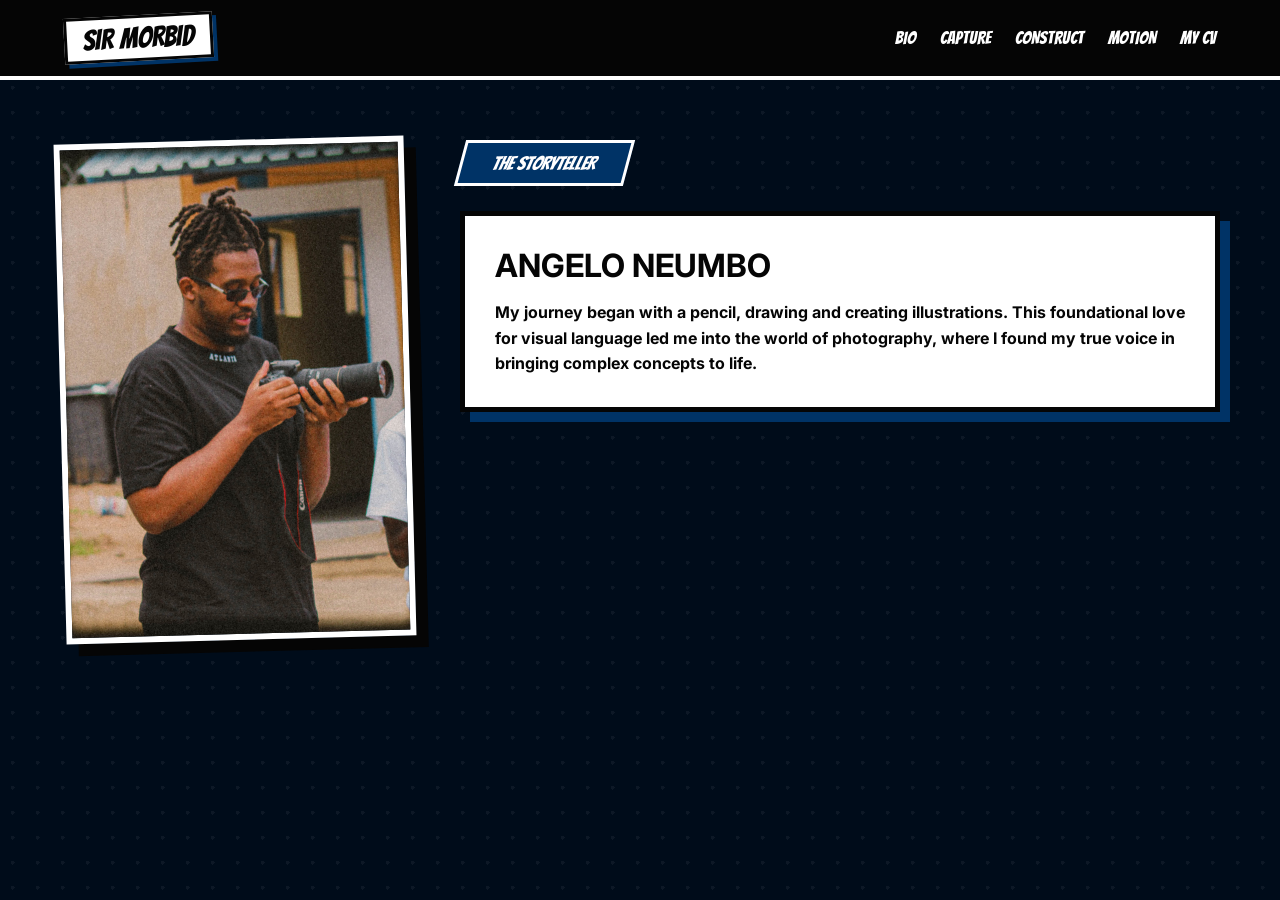
<file: index.html>
<!DOCTYPE html>
<html lang="en">
<head>
    <meta charset="UTF-8"><title>Angelo Neumbo | Sir Morbid</title>
    <link rel="stylesheet" href="style.css">
</head>
<body>
    <nav>
        <a href="index.html" class="sir-morbid-logo">SIR MORBID</a>
        <div class="nav-links">
            <a href="index.html">BIO</a>
            <a href="photography.html">CAPTURE</a>
            <a href="design.html">CONSTRUCT</a>
            <a href="video.html">MOTION</a>
            <a href="cv.html">MY CV</a>
        </div>
    </nav>

    <div class="container">
    <div class="split-layout">
        
        <div class="image-column">
            <img src="images/hero.jpg" alt="Angelo Neumbo">
        </div>

        
        <div class="info-column">
            <span class="chapter-header" style="font-size: 1.2rem;">THE STORYTELLER</span>
            <div class="comic-box">
                <h1>ANGELO NEUMBO</h1>
                <p style="margin-top: 15px; font-weight: bold; line-height: 1.6;">
                    My journey began with a pencil, drawing and creating illustrations. This foundational love for visual language led me into the world of photography, where I found my true voice in bringing complex concepts to life.
                </p>
            </div>
        </div>
    </div>
</div>
    <script src="script.js"></script>
</body>
</html>
</file>
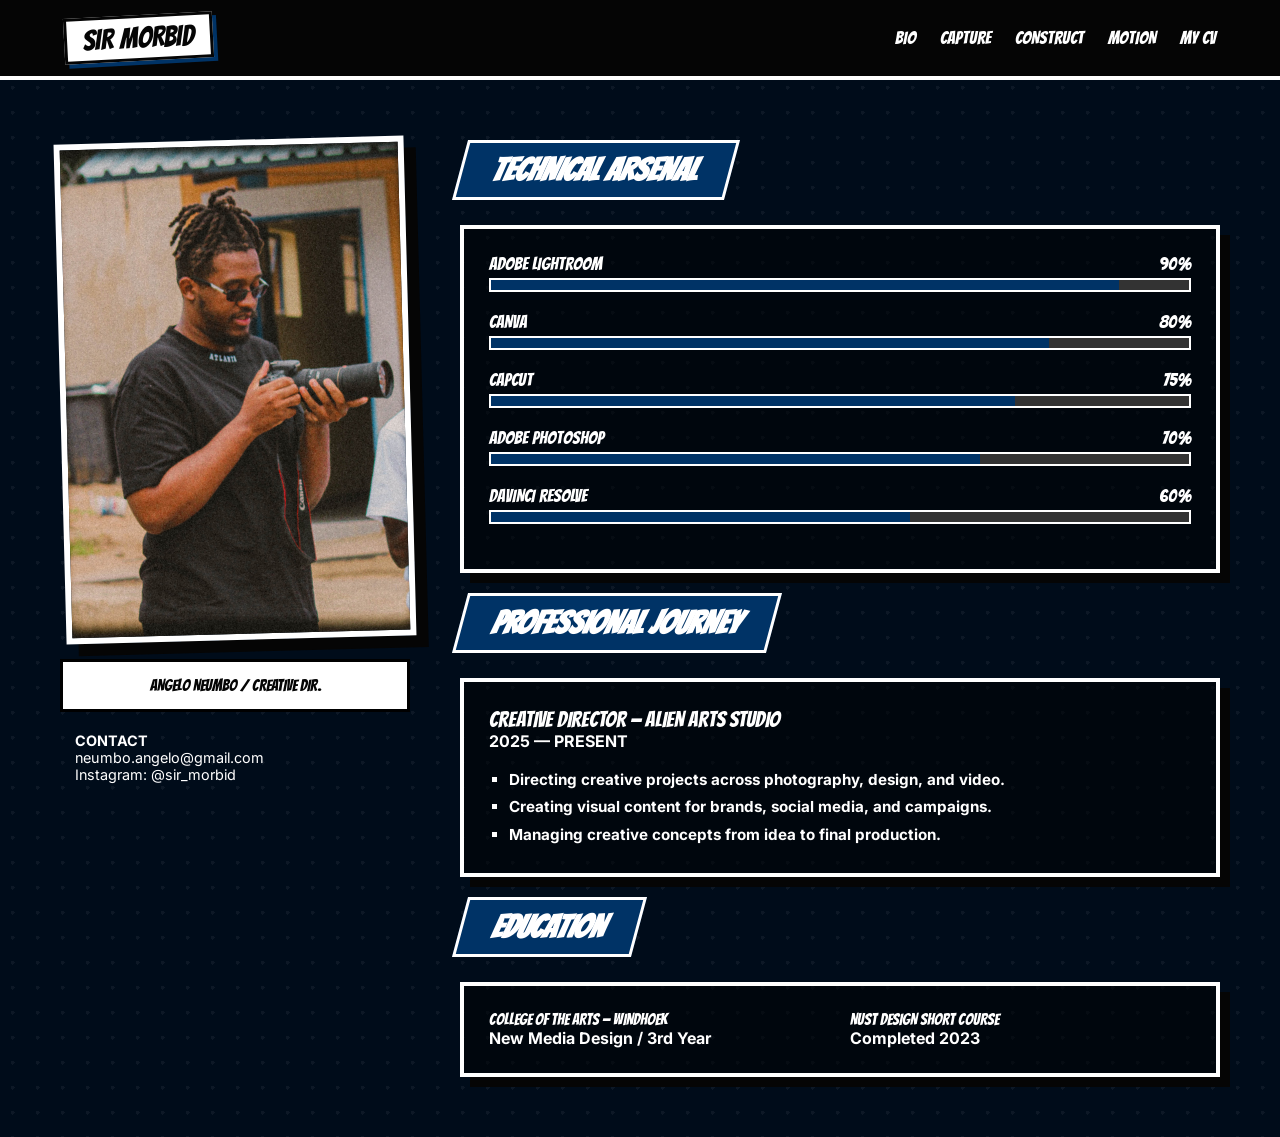
<file: cv.html>
<!DOCTYPE html>
<html lang="en">
<head>
    <meta charset="UTF-8">
    <title>Angelo Neumbo | CV</title>
    <link rel="stylesheet" href="style.css">
</head>
<body>
    <nav>
        <a href="index.html" class="sir-morbid-logo">SIR MORBID</a>
        <div class="nav-links">
            <a href="index.html">BIO</a>
            <a href="photography.html">CAPTURE</a>
            <a href="design.html">CONSTRUCT</a>
            <a href="video.html">MOTION</a>
            <a href="cv.html">MY CV</a>
        </div>
    </nav>

    <div class="container">
        <div class="split-layout">
            
            
            <div class="image-column">
                <img src="images/hero.jpg" alt="Angelo Neumbo">
                <div style="background:var(--white); color:var(--black); padding:15px; margin-top:15px; font-family:'Bangers'; border:3px solid black; text-align:center;">
                    ANGELO NEUMBO / CREATIVE DIR.
                </div>
                <div style="margin-top:20px; font-size: 0.9rem; border-left: 4px solid var(--accent-blue); padding-left: 15px;">
                    <p style="font-weight: bold; color: var(--accent-blue);">CONTACT</p>
                    <p>neumbo.angelo@gmail.com</p>
                    <p>Instagram: @sir_morbid</p>
                </div>
            </div>

            
            <div class="info-column">
                
                <h2 class="chapter-header">TECHNICAL ARSENAL</h2>
                <div class="skill-card">
                    <div class="skill-item">
                        <div class="skill-label"><span>ADOBE LIGHTROOM</span><span>90%</span></div>
                        <div class="bar-out"><div class="bar-in" data-width="90%"></div></div>
                    </div>
                    <div class="skill-item">
                        <div class="skill-label"><span>CANVA</span><span>80%</span></div>
                        <div class="bar-out"><div class="bar-in" data-width="80%"></div></div>
                    </div>
                    <div class="skill-item">
                        <div class="skill-label"><span>CAPCUT</span><span>75%</span></div>
                        <div class="bar-out"><div class="bar-in" data-width="75%"></div></div>
                    </div>
                    <div class="skill-item">
                        <div class="skill-label"><span>ADOBE PHOTOSHOP</span><span>70%</span></div>
                        <div class="bar-out"><div class="bar-in" data-width="70%"></div></div>
                    </div>
                    <div class="skill-item">
                        <div class="skill-label"><span>DAVINCI RESOLVE</span><span>60%</span></div>
                        <div class="bar-out"><div class="bar-in" data-width="60%"></div></div>
                    </div>
                </div>

                <h2 class="chapter-header">PROFESSIONAL JOURNEY</h2>
                <div class="skill-card">
                    <p style="font-family:'Bangers'; font-size:1.4rem; color:var(--accent-blue);">CREATIVE DIRECTOR — ALIEN ARTS STUDIO</p>
                    <p style="font-weight: bold; margin-bottom: 15px;">2025 — PRESENT</p>
                    <ul style="list-style: square; padding-left: 20px; font-size: 0.95rem; font-weight: bold; line-height: 1.8;">
                        <li>Directing creative projects across photography, design, and video.</li>
                        <li>Creating visual content for brands, social media, and campaigns.</li>
                        <li>Managing creative concepts from idea to final production.</li>
                    </ul>
                </div>

                <h2 class="chapter-header">EDUCATION</h2>
                <div class="skill-card" style="display: grid; grid-template-columns: 1fr 1fr; gap: 20px;">
                    <div>
                        <p style="font-family:'Bangers'; color:var(--accent-blue);">COLLEGE OF THE ARTS — WINDHOEK</p>
                        <p style="font-weight: bold;">New Media Design / 3rd Year</p>
                    </div>
                    <div>
                        <p style="font-family:'Bangers'; color:var(--accent-blue);">NUST DESIGN SHORT COURSE</p>
                        <p style="font-weight: bold;">Completed 2023</p>
                    </div>
                </div>

            </div> 
        </div> 
    </div> 

    <script src="script.js"></script>
</body>
</html>
</file>
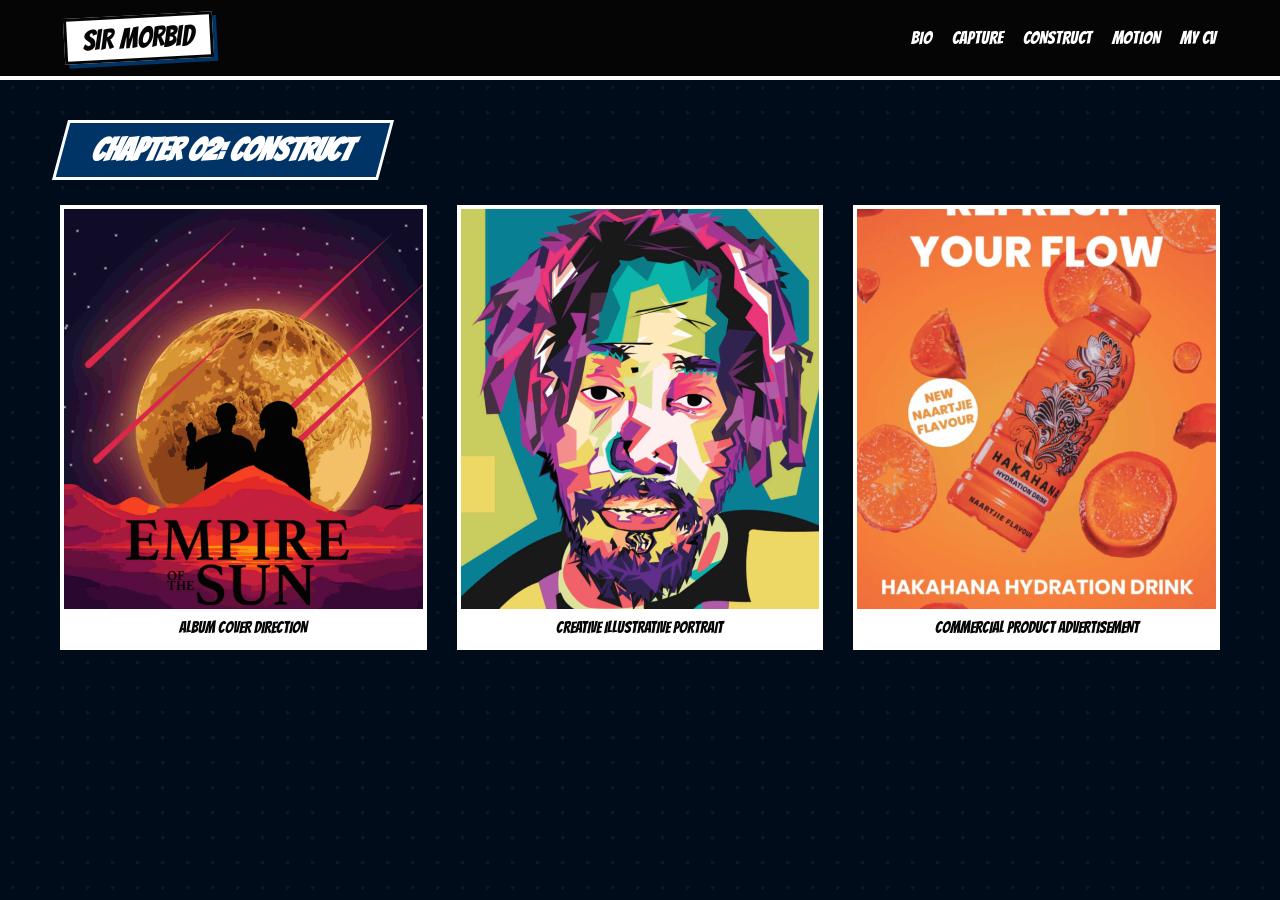
<file: design.html>
<!DOCTYPE html>
<html lang="en">
<head><meta charset="UTF-8"><link rel="stylesheet" href="style.css"></head>
<body>
    <nav><a href="index.html" class="sir-morbid-logo">SIR MORBID</a><div class="nav-links"><a href="index.html">BIO</a><a href="photography.html">CAPTURE</a><a href="design.html">CONSTRUCT</a><a href="video.html">MOTION</a><a href="cv.html">MY CV</a></div></nav>
    
    <div class="container">
        <h2 class="chapter-header">CHAPTER 02: CONSTRUCT</h2>
        <div class="grid">
            <div class="panel">
                <img src="images/construct/2.1.jpg">
                <div class="panel-desc">ALBUM COVER DIRECTION</div>
            </div>
            <div class="panel">
                <img src="images/construct/7.1.jpg">
                <div class="panel-desc">CREATIVE ILLUSTRATIVE PORTRAIT</div>
            </div>
            <div class="panel">
                <img src="images/construct/9.1.jpg">
                <div class="panel-desc">COMMERCIAL PRODUCT ADVERTISEMENT</div>
            </div>
        </div>
    </div>
    <script src="script.js"></script>
</body>
</html>
</file>
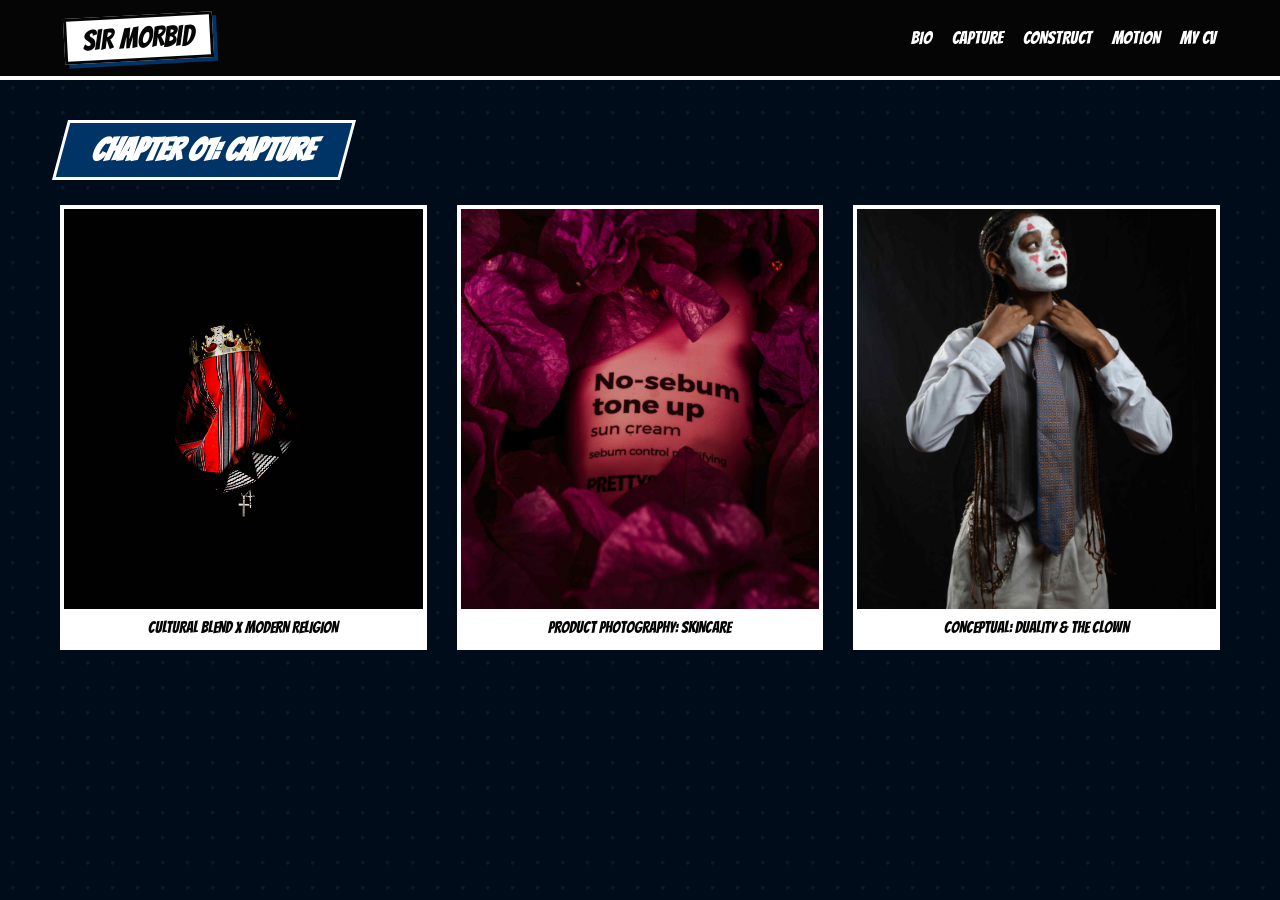
<file: photography.html>
<!DOCTYPE html>
<html lang="en">
<head><meta charset="UTF-8"><link rel="stylesheet" href="style.css"></head>
<body>
    <nav><a href="index.html" class="sir-morbid-logo">SIR MORBID</a><div class="nav-links"><a href="index.html">BIO</a><a href="photography.html">CAPTURE</a><a href="design.html">CONSTRUCT</a><a href="video.html">MOTION</a><a href="cv.html">MY CV</a></div></nav>
    
    <div class="container">
        <h2 class="chapter-header">CHAPTER 01: CAPTURE</h2>
        <div class="grid">
            <div class="panel">
                <img src="images/capture/2.jpg">
                <div class="panel-desc">CULTURAL BLEND X MODERN RELIGION</div>
            </div>
            <div class="panel">
                <img src="images/capture/11.jpg">
                <div class="panel-desc">PRODUCT PHOTOGRAPHY: SKINCARE</div>
            </div>
            <div class="panel">
                <img src="images/capture/7.jpg">
                <div class="panel-desc">CONCEPTUAL: DUALITY & THE CLOWN</div>
            </div>
        </div>
    </div>
    <script src="script.js"></script>
</body>
</html>
</file>
<file: style.css>
@import url('https://fonts.googleapis.com/css2?family=Bangers&family=Inter:wght@300;400;700&display=swap');

:root {
    --midnight: #000c1a;
    --deep-blue: #003366;
    --black: #050505;
    --white: #ffffff;
    --border: 4px solid var(--white);
}

* { box-sizing: border-box; margin: 0; padding: 0; }

body {
    background-color: var(--midnight);
    color: var(--white);
    font-family: 'Inter', sans-serif;
    background-image: radial-gradient(rgba(255,255,255,0.05) 2px, transparent 0);
    background-size: 25px 25px;
}

/* NAVIGATION */
nav {
    background: var(--black);
    padding: 15px 5%;
    display: flex;
    justify-content: space-between;
    align-items: center;
    border-bottom: 4px solid var(--white);
    position: sticky; top: 0; z-index: 1000;
}

.sir-morbid-logo {
    font-family: 'Bangers', cursive;
    background: var(--white); color: var(--black);
    padding: 5px 15px; border: 3px solid var(--black);
    display: inline-block; transform: rotate(-3deg);
    font-size: 1.8rem; box-shadow: 4px 4px 0px var(--deep-blue);
    text-decoration: none;
}

.nav-links a {
    color: var(--white); text-decoration: none;
    font-family: 'Bangers'; margin-left: 20px; font-size: 1.1rem;
}

/* --- THE FIX: SIDE-BY-SIDE LAYOUT FOR INDEX & CV --- */
.container { max-width: 1200px; margin: auto; padding: 40px 20px; }

.split-layout {
    display: flex;
    align-items: flex-start; /* Aligns content to top */
    gap: 50px;
    margin-top: 20px;
}

/* FIXED IMAGE SIZE - NO LONGER ENLARGED */
.image-column {
    flex: 0 0 350px; /* STRICT 350px wide */
    max-width: 350px;
}

.image-column img {
    width: 100%;
    height: 500px; /* Fixed height for pro portrait look */
    object-fit: cover;
    border: 6px solid var(--white);
    box-shadow: 12px 12px 0px var(--black);
    transform: rotate(-1.5deg);
}

.info-column { flex: 1; }

.chapter-header {
    background: var(--deep-blue);
    color: var(--white);
    display: inline-block;
    padding: 10px 30px;
    font-family: 'Bangers';
    font-size: 2rem;
    transform: skew(-15deg);
    margin-bottom: 25px;
    border: 3px solid var(--white);
}

/* CARDS */
.comic-box {
    background: var(--white); color: var(--black);
    padding: 30px; border: 5px solid var(--black);
    box-shadow: 10px 10px 0px var(--deep-blue);
}

.skill-card {
    background: rgba(0, 0, 0, 0.5);
    padding: 25px; border: 4px solid var(--white);
    box-shadow: 10px 10px 0px var(--black);
    margin-bottom: 20px;
}

/* --- PROJECT GRID (For Photo/Video Pages) --- */
.grid { 
    display: grid; 
    grid-template-columns: repeat(auto-fit, minmax(300px, 1fr)); 
    gap: 30px; 
}

.panel { 
    border: 4px solid var(--white); 
    background: #000; 
    overflow: hidden; 
    opacity: 0; 
    transform: translateY(20px); 
    transition: 0.5s; 
}

.panel img, .panel video { width: 100%; height: 400px; object-fit: cover; display: block; }

.panel-desc { 
    background: var(--white); color: var(--black); 
    font-family: 'Bangers'; padding: 10px; text-align: center; 
}

/* --- SKILL BARS --- */
.skill-item { margin-bottom: 20px; opacity: 0; transform: translateX(-15px); transition: 0.6s; }
.skill-label { display: flex; justify-content: space-between; font-family: 'Bangers'; font-size: 1.1rem; margin-bottom: 5px; }
.bar-out { background: #333; height: 14px; border: 2px solid var(--white); overflow: hidden; }
.bar-in { 
    background: var(--deep-blue); 
    height: 100%; 
    width: 0%; /* Start at 0 */
    transition: width 1.5s ease-in-out; 
}

/* ANIMATION CLASS */
.reveal { opacity: 1 !important; transform: translate(0) !important; }

@media (max-width: 900px) {
    .split-layout { flex-direction: column; align-items: center; }
    .image-column { flex: 0 0 auto; max-width: 300px; }
}
</file>
